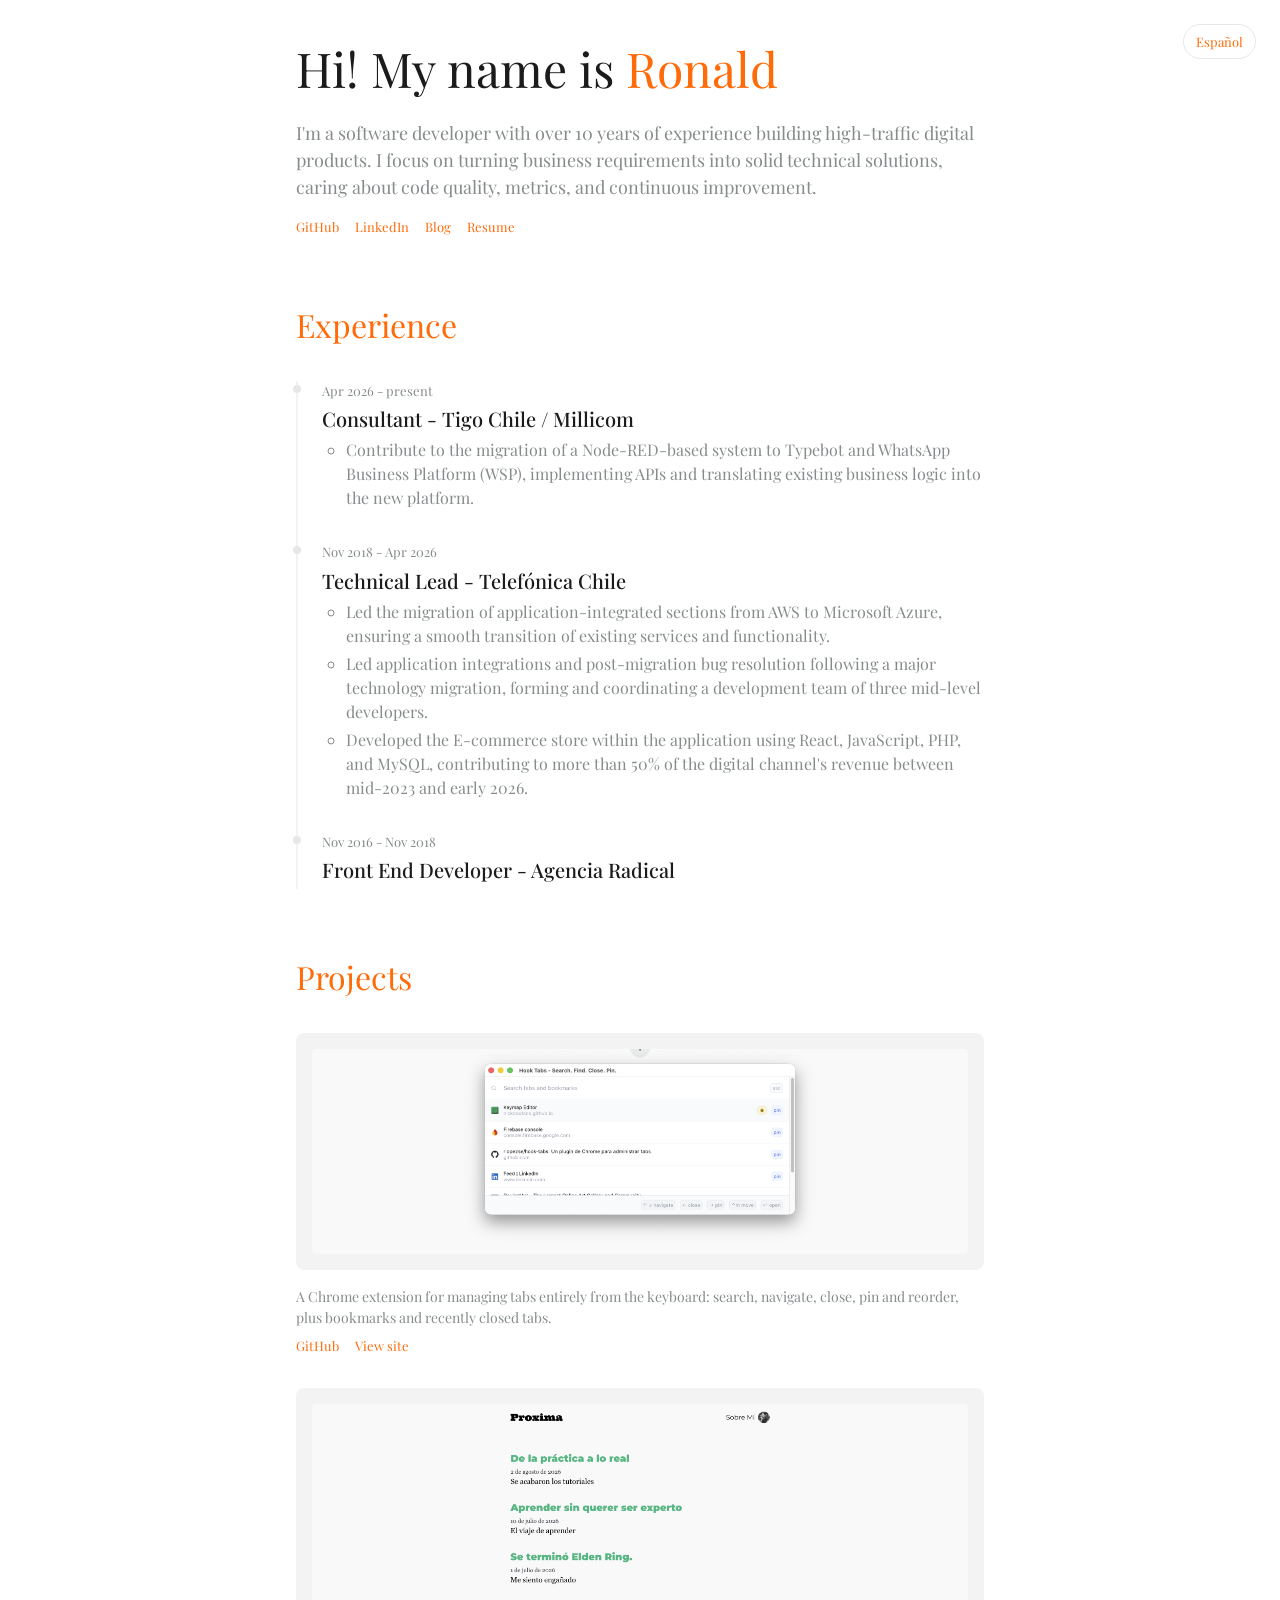
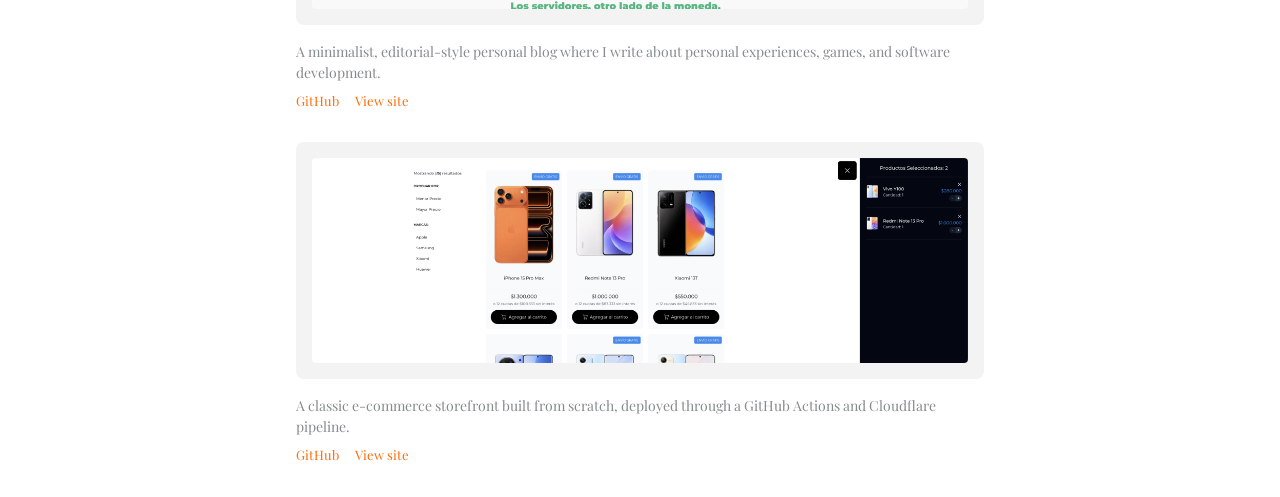
<file: index.html>
<!DOCTYPE html>
<html lang="en">
<head>
    <!-- Google tag (gtag.js) -->
    <script async src="https://www.googletagmanager.com/gtag/js?id=G-BQ8NJ7SQC8"></script>
    <script>
      window.dataLayer = window.dataLayer || [];
      function gtag(){dataLayer.push(arguments);}
      gtag('js', new Date());

      gtag('config', 'G-BQ8NJ7SQC8');
    </script>
    <meta charset="UTF-8">
    <meta name="viewport" content="width=device-width, initial-scale=1.0">
    <link rel="icon" type="image/png" href="favicon.png">
    <title>Ronald López - Software Developer</title>
    <link rel="preconnect" href="https://fonts.googleapis.com">
    <link rel="preconnect" href="https://fonts.gstatic.com" crossorigin>
    <link href="https://fonts.googleapis.com/css2?family=Playfair+Display:wght@400;500;600;700&display=swap" rel="stylesheet">
    <link rel="stylesheet" href="css/reboot.css?v=2">
    <link rel="stylesheet" href="css/index.css?v=3">
</head>
<body>
    <button type="button" id="lang-toggle" class="lang_toggle" aria-label="Cambiar a español">Español</button>
    <main class="container">
      <div class="header_container">
        <h1 class="header_title" data-es="¡Hola! Me llamo <span>Ronald</span>">Hi! My name is <span>Ronald</span></h1>
          <p class="header_subtitle" data-es="Soy un desarrollador de software con más de 10 años de experiencia construyendo productos digitales de alto tráfico. Me enfoco en transformar requerimientos de negocio en soluciones técnicas sólidas, cuidando la calidad del código, las métricas y la mejora continua.">I'm a software developer with over 10 years of experience building high-traffic digital products. I focus on turning business requirements into solid technical solutions, caring about code quality, metrics, and continuous improvement.</p>
          <div class="header_links">
              <a href="https://github.com/rlopezse" target="_blank" rel="noopener noreferrer">GitHub</a>
              <a href="https://www.linkedin.com/in/rlopezse/" target="_blank" rel="noopener noreferrer">LinkedIn</a>
              <a href="https://proxima-project.com/" target="_blank" rel="noopener noreferrer">Blog</a>
              <a href="assets/ronald-lopez-resume-2026-eng.pdf" data-href-es="assets/ronald-lopez-resume-2026-esp.pdf" target="_blank" rel="noopener noreferrer" data-es="Currículum">Resume</a>
          </div>
      </div>
      <div class="about_container">
          <h2 class="about_title" data-es="Experiencia">Experience</h2>
          <ul class="timeline">
              <li class="timeline_item">
                  <span class="timeline_date" data-es="abr. 2026 - actualidad">Apr 2026 - present</span>
                  <h3 class="timeline_role" data-es="Consultor - Tigo Chile / Millicom">Consultant - Tigo Chile / Millicom</h3>
                  <ul class="timeline_list">
                      <li data-es="Contribuyo a la migración de un sistema basado en Node-RED hacia Typebot y WhatsApp Business Platform (WSP), implementando APIs y trasladando la lógica de negocio existente a la nueva plataforma.">Contribute to the migration of a Node-RED-based system to Typebot and WhatsApp Business Platform (WSP), implementing APIs and translating existing business logic into the new platform.</li>
                  </ul>
              </li>
              <li class="timeline_item">
                  <span class="timeline_date" data-es="nov. 2018 - abr. 2026">Nov 2018 - Apr 2026</span>
                  <h3 class="timeline_role" data-es="Líder Técnico - Telefónica Chile">Technical Lead - Telefónica Chile</h3>
                  <ul class="timeline_list">
                      <li data-es="Lideré la migración de las secciones integradas en la aplicación desde AWS hacia Microsoft Azure, asegurando una transición fluida de los servicios y funcionalidades existentes.">Led the migration of application-integrated sections from AWS to Microsoft Azure, ensuring a smooth transition of existing services and functionality.</li>
                      <li data-es="Lideré las integraciones de la aplicación y la resolución de errores post-migración tras una migración tecnológica mayor, formando y coordinando un equipo de desarrollo de tres desarrolladores de nivel medio.">Led application integrations and post-migration bug resolution following a major technology migration, forming and coordinating a development team of three mid-level developers.</li>
                      <li data-es="Desarrollé la tienda de E-commerce dentro de la aplicación utilizando React, JavaScript, PHP y MySQL, contribuyendo a más del 50% de los ingresos del canal digital entre mediados de 2023 y principios de 2026.">Developed the E-commerce store within the application using React, JavaScript, PHP, and MySQL, contributing to more than 50% of the digital channel's revenue between mid-2023 and early 2026.</li>
                  </ul>
              </li>
              <li class="timeline_item">
                  <span class="timeline_date" data-es="nov. 2016 - nov. 2018">Nov 2016 - Nov 2018</span>
                  <h3 class="timeline_role" data-es="Desarrollador Front End - Agencia Radical">Front End Developer - Agencia Radical</h3>
              </li>
          </ul>
      </div>
      <div class="projects_container">
          <h2 class="projects_title" data-es="Proyectos">Projects</h2>
          <div class="projects_grid">
              <article class="project_card">
                  <div class="project_image">
                      <img src="images/hook-tabs/image1.png" alt="hook-tabs">
                  </div>
                  <p class="project_description" data-es="Una extensión de Chrome para gestionar pestañas completamente desde el teclado: buscar, navegar, cerrar, fijar y reordenar, además de marcadores y pestañas cerradas recientemente.">A Chrome extension for managing tabs entirely from the keyboard: search, navigate, close, pin and reorder, plus bookmarks and recently closed tabs.</p>
                  <div class="project_links">
                      <a href="https://github.com/rlopezse/hook-tabs" target="_blank" rel="noopener noreferrer">GitHub</a>
                      <a href="https://chromewebstore.google.com/detail/hook-tabs/fgjphkmaeoajpoadgdcconamlfapjobp?authuser=0&hl=en" target="_blank" rel="noopener noreferrer" data-es="Ver sitio">View site</a>
                  </div>
              </article>
              <article class="project_card">
                  <div class="project_image">
                    <img src="images/proxima/image1.png" alt="Próxima">
                  </div>
                  <p class="project_description" data-es="Un blog personal minimalista de estilo editorial donde escribo sobre experiencias personales, juegos y desarrollo de software.">A minimalist, editorial-style personal blog where I write about personal experiences, games, and software development.</p>
                  <div class="project_links">
                      <a href="https://github.com/rlopezse/proxima" target="_blank" rel="noopener noreferrer">GitHub</a>
                      <a href="https://proxima-project.com/" target="_blank" rel="noopener noreferrer" data-es="Ver sitio">View site</a>
                  </div>
              </article>
              <article class="project_card">
                  <div class="project_image">
                    <img src="images/pulsar/image1.png" alt="Pulsar">
                  </div>
                  <p class="project_description" data-es="Una tienda e-commerce clásica construida desde cero, desplegada mediante un pipeline de GitHub Actions y Cloudflare.">A classic e-commerce storefront built from scratch, deployed through a GitHub Actions and Cloudflare pipeline.</p>
                  <div class="project_links">
                      <a href="https://github.com/rlopezse/pulsar" target="_blank" rel="noopener noreferrer">GitHub</a>
                      <a href="https://pulsar-project.com/" target="_blank" rel="noopener noreferrer" data-es="Ver sitio">View site</a>
                  </div>
              </article>
          </div>
      </div>
    </main>
    <script src="js/lang.js?v=4"></script>
</body>
</html>
</file>
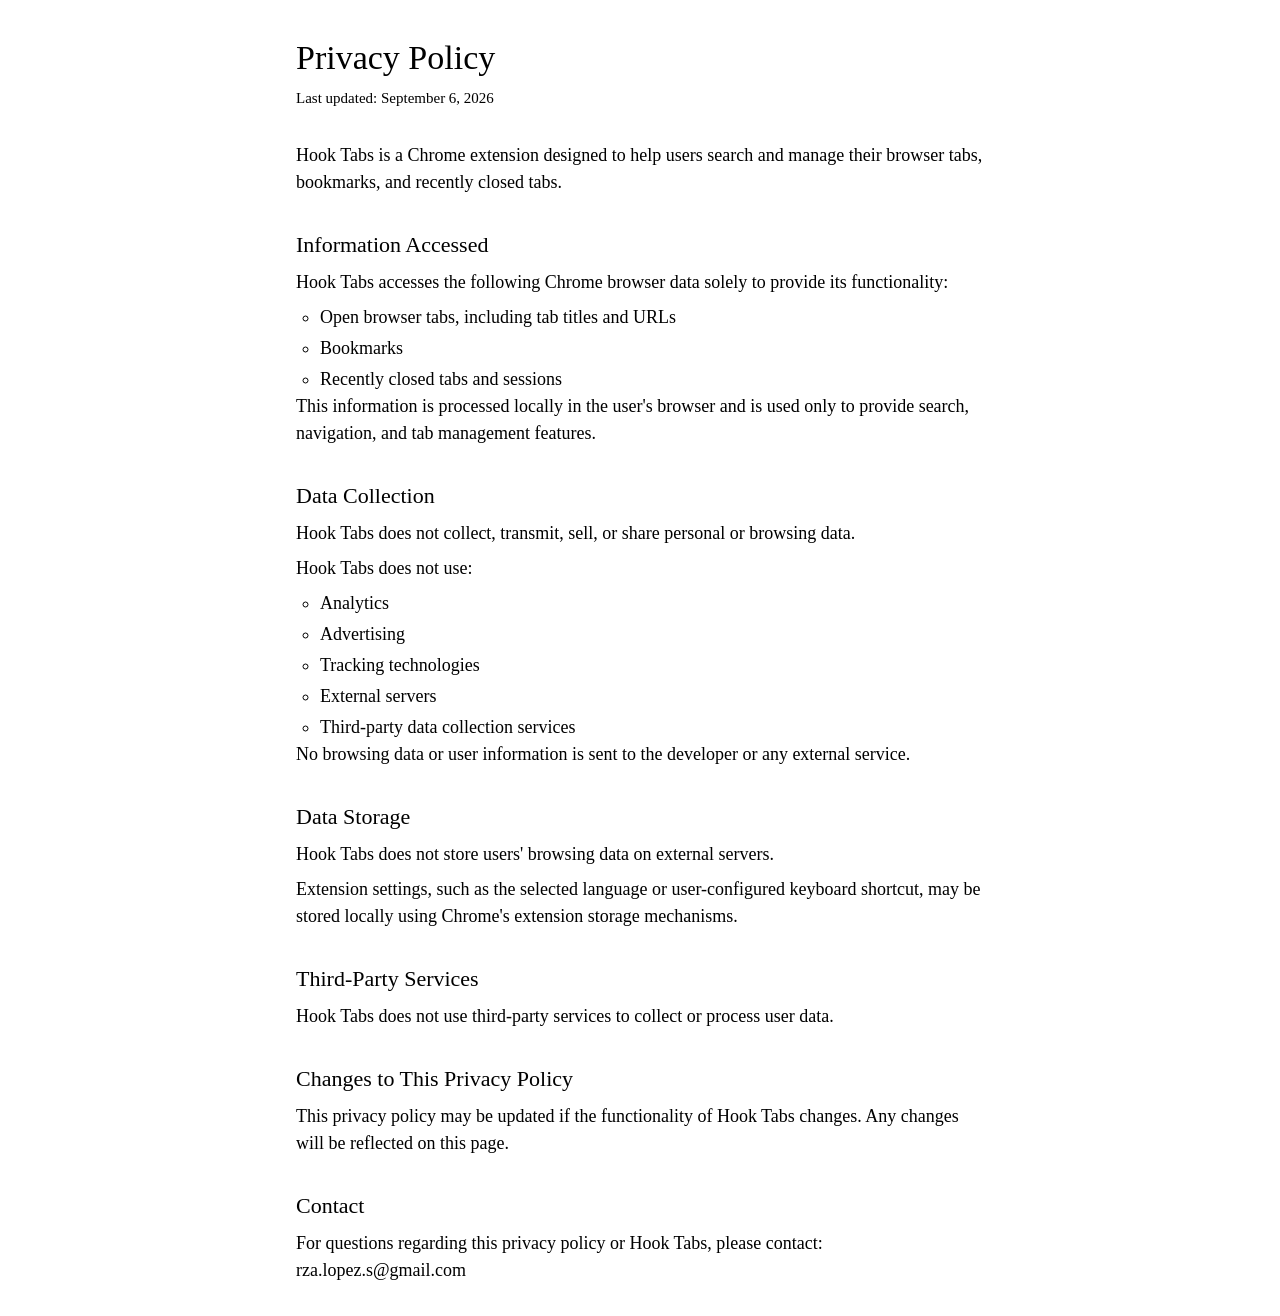
<file: hook-tabs/privacy-policy/index.html>
<!DOCTYPE html>
<html lang="en">
<head>
    <meta charset="UTF-8">
    <meta name="viewport" content="width=device-width, initial-scale=1.0">
    <link rel="icon" type="image/png" href="../../favicon.png">
    <title>Privacy Policy - Hook Tabs</title>
    <link rel="stylesheet" href="../../css/reboot.css?v=2">
    <link rel="stylesheet" href="../../css/index.css?v=3">
    <style>
        .policy_title {
            font-size: 34px;
            font-weight: 400;
            margin-bottom: var(--spacing-4);
            color: var(--B);
        }

        .policy_updated {
            font-size: 15px;
            color: var(--B);
            margin-bottom: var(--spacing-32);
        }

        .policy_intro {
            font-size: 18px;
            color: var(--B);
            margin-bottom: var(--spacing-32);
        }

        .policy_section {
            margin-bottom: var(--spacing-32);
        }

        .policy_section h2 {
            font-size: 22px;
            font-weight: 500;
            color: var(--B);
            margin-bottom: var(--spacing-8);
        }

        .policy_section p {
            font-size: 18px;
            color: var(--B);
            margin-bottom: var(--spacing-8);
        }

        .policy_section ul {
            font-size: 18px;
            color: var(--B);
            padding-left: var(--spacing-24);
            display: flex;
            flex-direction: column;
            gap: var(--spacing-4);
            list-style: circle;
        }

        .policy_section a {
            color: var(--B);
            text-decoration: none;
        }

        .policy_section a:hover {
            text-decoration: underline;
        }
    </style>
</head>
<body>
    <main class="container">
        <h1 class="policy_title">Privacy Policy</h1>
        <p class="policy_updated">Last updated: September 6, 2026</p>
        <p class="policy_intro">Hook Tabs is a Chrome extension designed to help users search and manage their browser tabs, bookmarks, and recently closed tabs.</p>

        <div class="policy_section">
            <h2>Information Accessed</h2>
            <p>Hook Tabs accesses the following Chrome browser data solely to provide its functionality:</p>
            <ul>
                <li>Open browser tabs, including tab titles and URLs</li>
                <li>Bookmarks</li>
                <li>Recently closed tabs and sessions</li>
            </ul>
            <p>This information is processed locally in the user's browser and is used only to provide search, navigation, and tab management features.</p>
        </div>

        <div class="policy_section">
            <h2>Data Collection</h2>
            <p>Hook Tabs does not collect, transmit, sell, or share personal or browsing data.</p>
            <p>Hook Tabs does not use:</p>
            <ul>
                <li>Analytics</li>
                <li>Advertising</li>
                <li>Tracking technologies</li>
                <li>External servers</li>
                <li>Third-party data collection services</li>
            </ul>
            <p>No browsing data or user information is sent to the developer or any external service.</p>
        </div>

        <div class="policy_section">
            <h2>Data Storage</h2>
            <p>Hook Tabs does not store users' browsing data on external servers.</p>
            <p>Extension settings, such as the selected language or user-configured keyboard shortcut, may be stored locally using Chrome's extension storage mechanisms.</p>
        </div>

        <div class="policy_section">
            <h2>Third-Party Services</h2>
            <p>Hook Tabs does not use third-party services to collect or process user data.</p>
        </div>

        <div class="policy_section">
            <h2>Changes to This Privacy Policy</h2>
            <p>This privacy policy may be updated if the functionality of Hook Tabs changes. Any changes will be reflected on this page.</p>
        </div>

        <div class="policy_section">
            <h2>Contact</h2>
            <p>For questions regarding this privacy policy or Hook Tabs, please contact: <a href="mailto:rza.lopez.s@gmail.com">rza.lopez.s@gmail.com</a></p>
        </div>
    </main>
</body>
</html>
</file>
<file: css/reboot.css>
*,
*::before,
*::after {
  box-sizing: border-box;
  padding: 0;
  margin: 0;
}

html {
  scroll-behavior: smooth;
}

body {
  font-size: var(--font-size-16);
  font-family: var(--playfair);
  color: var(--G1000);
  line-height: 1.5;
  /*
  -webkit-font-smoothing: antialiased;
  -moz-osx-font-smoothing: grayscale;
  text-rendering: optimizeLegibility;
  -webkit-tap-highlight-color: transparent;*/
}

main {
  max-width: var(--container-desktop-min);
  margin: 0 auto;
}

h1,
h2,
h3,
h4,
h5,
h6,
small {
  font-size: inherit;
  font-weight: inherit;
}

em,
strong,
b {
  font-style: normal;
  font-weight: normal;
  font-family: var(--telefonica-bold);
}

a {
  text-decoration: none;
  color: inherit;

  &:hover {
    text-decoration: none;
  }
}

mark {
  background: transparent;
}

input {
  font-family: inherit;
  font-size: inherit;

  &:focus {
    outline: 2px solid var(--A900);
    outline-offset: 2px;
  }

  &::placeholder {
    opacity: 1;
  }
}

select,
textarea {
  font-family: inherit;
  font-size: inherit;
  border-width: 0;

  &:focus {
    outline: 2px solid var(--A900);
    outline-offset: 2px;
  }
}

fieldset {
  border-width: 0;
}

button {
  background: transparent;
  border-width: 0;
  cursor: pointer;
  font-family: var(--playfair);
  font-size: inherit;
  font-weight: normal;

  &:focus-visible {
    outline: 2px solid var(--A900);
    outline-offset: 2px;
  }

  &:required {
    box-shadow: none;
  }
}

ul,
ol {
  list-style: none;
}

img,
picture {
  max-width: 100%;
  height: auto;
  display: block;
}

label,
svg,
video,
canvas,
audio,
iframe,
embed,
object {
  display: block;
}

table {
  border-collapse: collapse;
}

th {
  text-align: inherit;
}

::selection {
  background-color: var(--A300);
  color: var(--G1000);
}

[hidden] {
  display: none !important;
}
</file>
<file: css/index.css>
:root {
    /* gray */
    --W: #ffffff;
    --B: #000000;
    --G100: #f3f3f4;
    --G200: #e7e7e8;
    --G300: #cfcfd1;
    --G400: #b6b8ba;
    --G500: #9ea0a3;
    --G600: #868b8c;
    --G700: #6b6d70;
    --G800: #505254;
    --G900: #36363b;
    --G1000: #1b1b1c;

    --primary: #ff6b09;

    /* fonts */
  --playfair: 'Playfair Display', serif;

  /* layout */
  /* mobile */
  --container-mobile-min: 328px;
  --container-mobile-max: 396px;

  /* tablet */
  --container-tablet-min: 469px;
  --container-tablet-max: 736px;

  /* desktop */
  --container-desktop-min: 936px;
  --container-desktop-max: 1224px;

  /* container */
  --container-mobile: calc(100% - 16px);
  --container-tablet: calc(100% - 32px);
  --container-desktop: calc(100% - 48px);

  /* spacing */
  --spacing-2: 2px;
  --spacing-4: 4px;
  --spacing-8: 8px;
  --spacing-12: 12px;
  --spacing-16: 16px;
  --spacing-20: 20px;
  --spacing-24: 24px;
  --spacing-32: 32px;
  --spacing-40: 40px;
  --spacing-48: 48px;
  --spacing-56: 56px;
  --spacing-64: 64px;
  --spacing-80: 80px;

  /* border radius */
  --radius-4: 4px;
  --radius-8: 8px;
  --radius-12: 12px;
  --radius-16: 16px;
  --radius-20: 20px;

  /* font size */
  --font-size-10: 10px;
  --font-size-11: 11px;
  --font-size-12: 12px;
  --font-size-13: 13px;
  --font-size-14: 14px;
  --font-size-16: 16px;
  --font-size-18: 18px;
  --font-size-20: 20px;
  --font-size-24: 24px;
  --font-size-30: 30px;
  --font-size-32: 32px;

  /* box shadow */
  --shadow-sm: 0 1px 2px rgba(0, 0, 0, 0.05);
  --shadow-md: 0 4px 6px rgba(0, 0, 0, 0.1);
  --shadow-lg: 0 10px 15px rgba(0, 0, 0, 0.1);
  --shadow-xl: 0 20px 25px rgba(0, 0, 0, 0.1);
  --shadow-1: 0px 1px 3px rgba(231, 231, 232);
  --shadow-2: 0px 2px 4px rgba(231, 231, 232);

  /* transitions */
  --transition-fast: 150ms;
  --transition-base: 250ms;
  --transition-slow: 350ms;
  --transition-ease: cubic-bezier(0.4, 0, 0.2, 1);

  /* z-index */
  --z-dropdown: 1000;
  --z-sticky: 1020;
  --z-fixed: 1030;
  --z-modal-backdrop: 1040;
  --z-modal: 1050;
  --z-tooltip: 1070;

  /* breakpoints */
  --breakpoint-mobile: 375px;
  --breakpoint-tablet: 768px;
  --breakpoint-desktop: 1024px;

  /* opacity */
  --opacity-disabled: 0.4;
  --opacity-hover: 0.8;
}

.lang_toggle {
    position: fixed;
    top: var(--spacing-24);
    right: var(--spacing-24);
    z-index: var(--z-fixed);
    display: flex;
    padding: var(--spacing-8) var(--spacing-12);
    font-size: var(--font-size-13);
    color: var(--primary);
    background: var(--W);
    border: 1px solid var(--G200);
    border-radius: var(--radius-20);
    cursor: pointer;
    transition: opacity var(--transition-fast) var(--transition-ease);
}

.lang_toggle:hover {
    opacity: var(--opacity-hover);
}

.container {
    max-width: var(--container-tablet-max);
    margin-left: auto;
    margin-right: auto;
    margin-top: var(--spacing-32);
    margin-bottom: var(--spacing-32);
    padding-left: 24px;
    padding-right: 24px;
}

.header_title {
    font-size: 48px;
    font-weight: 400;
    margin-bottom: var(--spacing-16);
}

.header_title span {
    color: var(--primary);
}

.header_subtitle {
    font-size: 18px;
    font-weight: 400;
    color: var(--G600);
    margin-bottom: var(--spacing-16);
}

.header_links {
    display: flex;
    gap: var(--spacing-16);
}

.header_links a {
    font-size: var(--font-size-13);
    color: var(--primary);
    text-decoration: none;
}

.header_links a:hover {
    text-decoration: underline;
}

.about_container {
    margin-top: var(--spacing-64);
}

.about_title {
    font-size: var(--font-size-32);
    font-weight: 400;
    margin-bottom: var(--spacing-32);
    color: var(--primary);
}

.timeline {
    list-style: none;
    margin: 0;
    padding: 0;
    display: flex;
    flex-direction: column;
    gap: var(--spacing-32);
    border-left: 2px solid var(--G100);
}

.timeline_item {
    position: relative;
    padding-left: var(--spacing-24);
}

.timeline_item::before {
    content: "";
    position: absolute;
    left: -5px;
    top: var(--spacing-4);
    width: 8px;
    height: 8px;
    border-radius: 50%;
    background: var(--G200);
}

.timeline_date {
    display: block;
    font-size: var(--font-size-13);
    font-weight: 400;
    color: var(--G600);
    margin-bottom: var(--spacing-4);
}

.timeline_role {
    font-size: var(--font-size-20);
    color: var(--G1000);
    font-weight: 500;
    margin: 0 0 var(--spacing-4);
}

.timeline_subtitle {
    font-size: var(--font-size-16);
    font-weight: 400;
    color: var(--G600);
    margin: 0;
}

.timeline_list {
    font-size: var(--font-size-16);
    font-weight: 400;
    color: var(--G600);
    margin: var(--spacing-4) 0 0;
    padding-left: var(--spacing-24);
    display: flex;
    flex-direction: column;
    gap: var(--spacing-4);
    list-style: circle;
}

.projects_container {
    margin-top: var(--spacing-64);
}

.projects_title {
    font-size: var(--font-size-32);
    font-weight: 400;
    margin-bottom: var(--spacing-32);
    color: var(--primary);
}

.projects_grid {
    display: flex;
    flex-direction: column;
    gap: var(--spacing-32);
}

.project_image {
    padding: var(--spacing-16);
    background: var(--G100);
    border-radius: var(--radius-8);
}

.project_image img {
    display: block;
    width: 100%;
    border-radius: var(--radius-4);
}

.project_description {
    font-size: var(--font-size-14);
    font-weight: 400;
    color: var(--G600);
    margin: var(--spacing-16) 0 var(--spacing-8);
}

.project_links {
    display: flex;
    gap: var(--spacing-16);
}

.project_links a {
    font-size: var(--font-size-13);
    color: var(--primary);
    text-decoration: none;
}

.project_links a:hover {
    text-decoration: underline;
}
</file>
